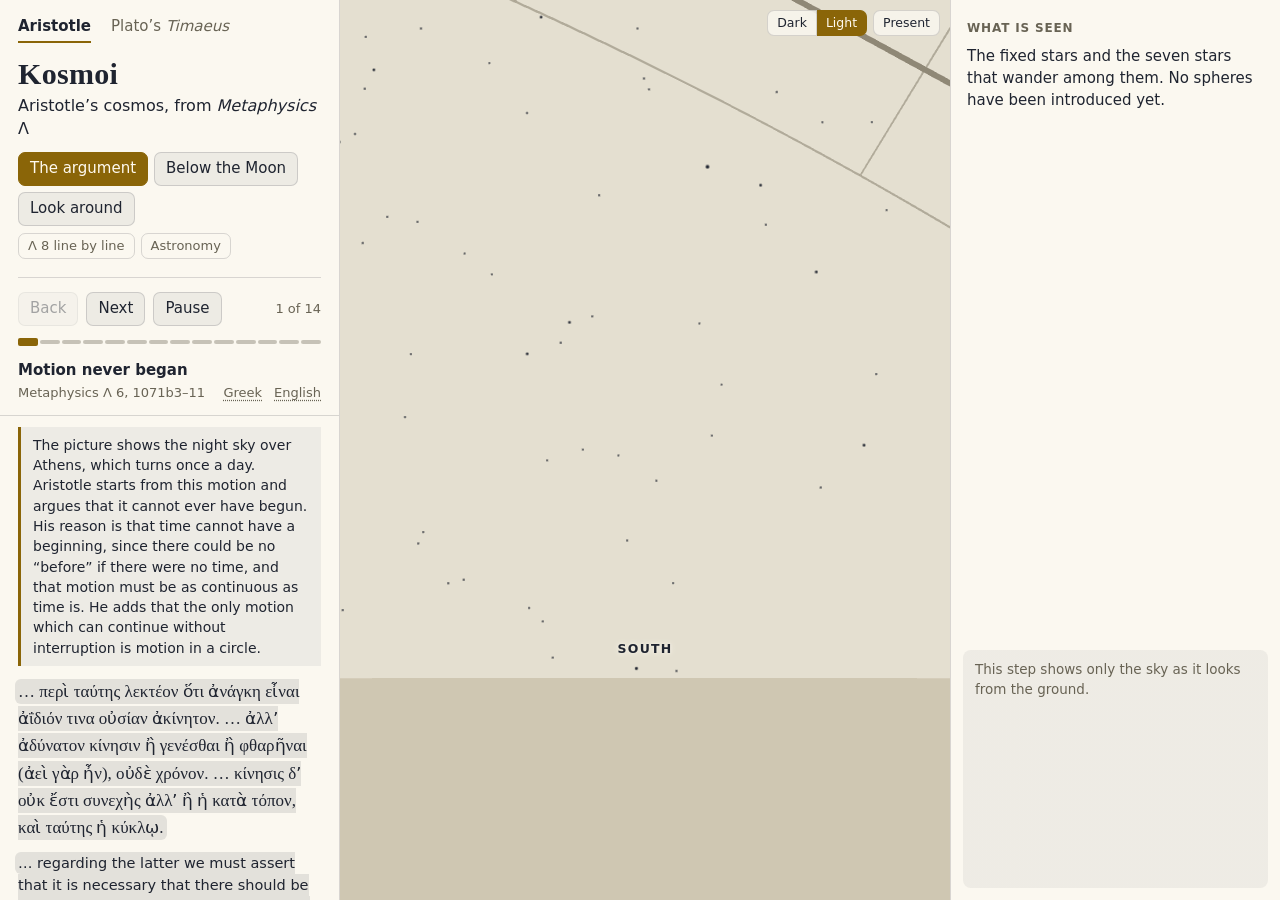
<file: index.html>
<!doctype html>
<html lang="en">
<head>
  <meta charset="utf-8">
  <meta name="viewport" content="width=device-width, initial-scale=1">
  <title>Kosmoi: Aristotle’s cosmos</title>
  <link rel="stylesheet" href="css/app.css">
  <script>
    // The theme last chosen, or failing that the system's, set before anything is drawn.
    try {
      document.documentElement.dataset.theme = localStorage.getItem('kosmoi.theme')
        || (matchMedia('(prefers-color-scheme: light)').matches ? 'light' : 'dark');
    } catch (e) { /* the page's script sets it a moment later */ }
  </script>
  <script type="importmap">
    { "imports": { "three": "./vendor/three/build/three.module.js", "three/addons/": "./vendor/three/addons/" } }
  </script>
</head>
<body>
  <div class="app">
    <aside class="panel">
      <header>
        <nav class="cosmoi" aria-label="Which cosmos">
          <a href="index.html" aria-current="page">Aristotle</a>
          <a href="timaeus.html">Plato’s <i>Timaeus</i></a>
        </nav>
        <h1>Kosmoi</h1>
        <p class="sub">Aristotle’s cosmos, from <i>Metaphysics</i> Λ</p>
        <div class="seg mode" role="group" aria-label="What to do">
          <button id="mode-argument" type="button" title="Aristotle’s argument from eternal motion to the unmoved movers, in fourteen steps">The argument</button>
          <button id="mode-below" type="button" title="The four simple bodies, the Sun’s slanted course, and the sky from Athens">Below the Moon</button>
          <button id="mode-look" type="button" title="Turn the heaven round for yourself">Look around</button>
        </div>
        <div class="seg mode quiet" role="group" aria-label="For closer work">
          <button id="mode-chapter" type="button" title="Metaphysics Λ 8, clause by clause, in Greek and English">Λ 8 line by line</button>
          <button id="mode-astronomy" type="button" title="The astronomers’ systems, the rival reconstructions, and the source of every number">Astronomy</button>
        </div>
      </header>

      <!-- A guided sequence, step by step. -->
      <div id="walk" hidden>
        <section>
          <!-- The step's controls and its title, which stay in sight while its text is
               scrolled. The buttons come first, so that they never move when a title
               runs to a second line. -->
          <div class="walk-bar">
            <div class="row steps">
              <button id="walk-prev" type="button" title="The step before (left arrow key)">Back</button>
              <button id="walk-next" type="button" title="The next step (right arrow key)">Next</button>
              <button id="walk-play" type="button" title="Pause or play (space bar)">Pause</button>
              <span id="walk-count" class="value"></span>
            </div>
            <!-- One mark for each step: how long the sequence is, and how far through. -->
            <div id="walk-strip" class="strip" role="group" aria-label="The steps of this sequence"></div>
            <h2 id="walk-head"></h2>
            <div class="walk-foot">
              <span id="walk-where" class="where"></span>
              <!-- Links down to the passage and to what scholars say about it, which are usually below the foot of the window. -->
              <span id="walk-parts" class="parts"></span>
            </div>
          </div>
          <p id="walk-say" class="say"></p>
          <dl id="walk-measure" class="measure">
            <dt>The model gives</dt><dd id="measure-model"></dd>
            <dt>What was seen</dt><dd id="measure-seen"></dd>
          </dl>
          <p id="walk-greek" class="greek" lang="grc"></p>
          <p id="walk-english" class="english"></p>
          <div id="walk-disputed" class="disputed">
            <h3>What scholars say</h3>
            <p id="walk-dispute" class="dispute"></p>
          </div>
          <p id="walk-credit" class="note">The Greek is Ross’s text (Oxford, 1924), as digitised by the <a href="https://www.perseus.tufts.edu/" target="_blank" rel="noopener">Perseus Digital Library</a> and used under the <a href="https://creativecommons.org/licenses/by-sa/4.0/" target="_blank" rel="noopener">CC BY-SA 4.0</a> licence. The English is Ross’s Oxford translation, which is used here until another is supplied. The <a href="https://github.com/benarad/kosmoi#texts-and-licences" target="_blank" rel="noopener">sources and licences</a> are listed in full with the code.</p>
        </section>
      </div>

      <!-- Looking around for yourself. -->
      <div id="explore">
        <section>
          <h2>Stand</h2>
          <div id="views" class="seg" role="group" aria-label="Where to stand"></div>
          <p id="view-note" class="note"></p>
        </section>

        <section data-views="outside ground">
          <h2>Follow</h2>
          <div id="focus" class="seg" role="group" aria-label="Which star to follow"></div>
          <label class="check" data-views="outside"><input id="alone" type="checkbox"> Only its own spheres</label>
          <p id="planet-note" class="note"></p>
        </section>

        <!-- Everything astronomical: out of sight until asked for. Its id must not be
             "astronomy", which is a place in the address (#astronomy): the browser
             would scroll the panel to it. -->
        <div id="astronomy-part" hidden>
          <section data-views="outside ground">
            <h2>System</h2>
            <div id="systems" class="seg" role="group" aria-label="System"></div>
            <p id="system-note" class="note"></p>
            <label id="row-linkage" class="field">
              <span>How the sets are joined</span>
              <select id="linkage">
                <option value="text">as the text has it</option>
                <option value="hanson">on Hanson’s reading</option>
                <option value="drop">without the repeated first spheres</option>
                <option value="beere">on Beere’s reading</option>
              </select>
            </label>
            <label id="row-unwinding" class="check"><input id="unwinding" type="checkbox"> Unwinding spheres in place</label>
            <label id="row-extras" class="check"><input id="sun-moon-extras" type="checkbox"> Callippus’ extra spheres for Sun and Moon</label>
            <label id="row-callippus" class="field">
              <span>What Callippus’ spheres did</span>
              <select id="callippus">
                <option value="unknown">not recorded</option>
                <option value="schiaparelli">Schiaparelli’s conjecture</option>
              </select>
            </label>
            <label class="field">
              <span>Second and third spheres of the Sun and Moon</span>
              <select id="luminaries">
                <option value="reported">as Simplicius reports</option>
                <option value="exchanged">exchanged, after Ideler</option>
              </select>
            </label>
            <p id="option-note" class="note"></p>
          </section>

          <section id="tilt-section">
            <h2>Tilt of the fourth sphere to the third</h2>
            <p class="note">Aristotle says only that the fourth sphere is slanted to the third, and no source records the angle. The figure of eight that the planet traces (the hippopede) is twice as long as the tilt.</p>
            <label class="slider">
              <span>Tilt</span>
              <input id="tilt" type="range" min="0" max="180" step="1">
              <span id="tilt-text" class="value"></span>
            </label>
            <div id="tilt-presets" class="seg" role="group" aria-label="Proposed tilts"></div>
            <label id="synodic-row" class="field">
              <span>Period of the third and fourth</span>
              <select id="synodic"></select>
            </label>
            <p id="synodic-note" class="note"></p>
          </section>

          <section data-views="outside ground">
            <h2>Show</h2>
            <div class="checks">
              <label><input id="show-trail" type="checkbox"> Path against the zodiac</label>
              <label data-views="outside"><input id="show-figure" type="checkbox"> Hippopede</label>
              <label data-views="outside"><input id="show-sight" type="checkbox"> Line of sight</label>
              <label data-views="outside"><input id="show-shells" type="checkbox"> Whole spheres</label>
              <label><input id="show-stars" type="checkbox"> The fixed stars</label>
              <label><input id="show-movers" type="checkbox"> The movers</label>
            </div>
            <label class="field" data-views="outside">
              <span>Colour each sphere by</span>
              <select id="colour-by">
                <option value="star">the star it is for</option>
                <option value="work">what it does</option>
              </select>
            </label>
            <label id="row-serve" class="field">
              <span>An unwinding sphere is for</span>
              <select id="serve">
                <option value="above">the planet above it</option>
                <option value="below">the planet below it</option>
              </select>
            </label>
            <label class="field" data-views="outside">
              <span>Upright</span>
              <select id="upright">
                <option value="zodiac">the zodiac lies level</option>
                <option value="pole">the axis of the heaven stands up</option>
              </select>
            </label>
            <div class="row">
              <button id="clear-trail" type="button">Clear path</button>
            </div>
          </section>

          <section>
            <h2>The model tested</h2>
            <p class="note">This sequence of eight tests compares what the model predicts with what was actually observed. It covers the lengths of the seasons, the retrogradations of the planets and the changes in their brightness.</p>
            <div class="row"><button id="run-trials" type="button">Go through the trials</button></div>
          </section>

          <section>
            <h2>Where each number comes from</h2>
            <ul id="legend" class="sources"></ul>
            <p class="note">Sizes and distances are not to scale. Aristotle gives no figures for them, and his spheres are in contact with one another, with no gaps between them.</p>
            <p class="note">The fixed stars are the stars of the Yale Bright Star Catalogue down to magnitude 4.6, about a thousand in all, placed where they were in 350 BC. Athens is taken to be at 38° north, and the zodiac to be slanted at 24° to the equator.</p>
          </section>
        </div>
      </div>

      <section id="time-section">
        <h2>Time</h2>
        <div class="row">
          <button id="play" type="button">Pause</button>
          <button id="reset" type="button">Start again</button>
          <span id="elapsed" class="value"></span>
        </div>
        <label class="slider">
          <span>Speed</span>
          <input id="speed" type="range" min="0" max="1000" step="1">
          <span id="speed-text" class="value"></span>
        </label>
        <label class="field">
          <span>The daily turning</span>
          <select id="clock">
            <option value="held">held still</option>
            <option value="daily">running</option>
            <option value="noon">seen once a day, at noon</option>
          </select>
        </label>
        <p id="clock-note" class="note"></p>
      </section>

      <section id="readout-section">
        <h2 id="readout-title">Where the planet is</h2>
        <dl id="readout"></dl>
      </section>

      <section>
        <h2>Picture</h2>
        <div class="row">
          <label class="check inline"><input id="show-labels" type="checkbox"> Names</label>
          <label id="row-arrows" class="check inline"><input id="show-arrows" type="checkbox"> Natural motions</label>
          <button id="reset-view" type="button">Reset view</button>
        </div>
        <p id="drag-note" class="note">Drag to turn the view, and scroll to move in or out.</p>
        <p id="changed-note" class="note" hidden>Some of the settings under Astronomy have been changed, so this is no longer the system as chapter 8 describes it. <button id="restore" type="button" class="link">Restore it</button></p>
      </section>
    </aside>

    <main id="stage" class="stage" aria-label="The cosmos, drawn and moving">
      <noscript><p class="stage-message">This page draws a moving model, and it needs JavaScript to do so.</p></noscript>
      <p id="stage-failed" class="stage-message" hidden>The picture could not be started. The page needs a browser from 2023 or later, such as Chrome 89, Firefox 108 or Safari 16.4, with WebGL switched on.</p>
    </main>

    <aside id="rollcall-wrap" class="rollcall">
      <header>
        <h2 id="rollcall-title">Spheres and their movers</h2>
        <p id="count-line" class="count"></p>
        <p id="count-note" class="note"></p>
        <p id="mover-line" class="note"></p>
        <ul id="sphere-key" class="key"></ul>
        <ul id="mover-key" class="key"></ul>
      </header>
      <div id="rollcall"></div>
      <!-- What the sphere pointed at does. Kept under the list and at one size,
           so that filling it never moves the row under the cursor. -->
      <div id="sphere-detail" class="detail"></div>
    </aside>
  </div>

  <!-- The lines from spheres to their movers, drawn over everything. -->
  <svg id="tether" aria-hidden="true">
    <defs>
      <marker id="tether-arrow" viewBox="0 0 10 10" refX="9" refY="5" markerWidth="7" markerHeight="7" orient="auto-start-reverse">
        <path id="tether-head" d="M0,0 L10,5 L0,10 z"></path>
      </marker>
    </defs>
    <g id="tether-all"></g>
    <path id="tether-path" marker-end="url(#tether-arrow)"></path>
  </svg>

  <script>
    // If the page's own script has not started, because the browser is too old
    // for it or a file did not arrive, the picture's place says so.
    window.addEventListener('load', function () {
      setTimeout(function () {
        if (!window.kosmoi) document.getElementById('stage-failed').hidden = false;
      }, 800);
    });
  </script>

  <script type="module" src="js/main.js"></script>
</body>
</html>
</file>
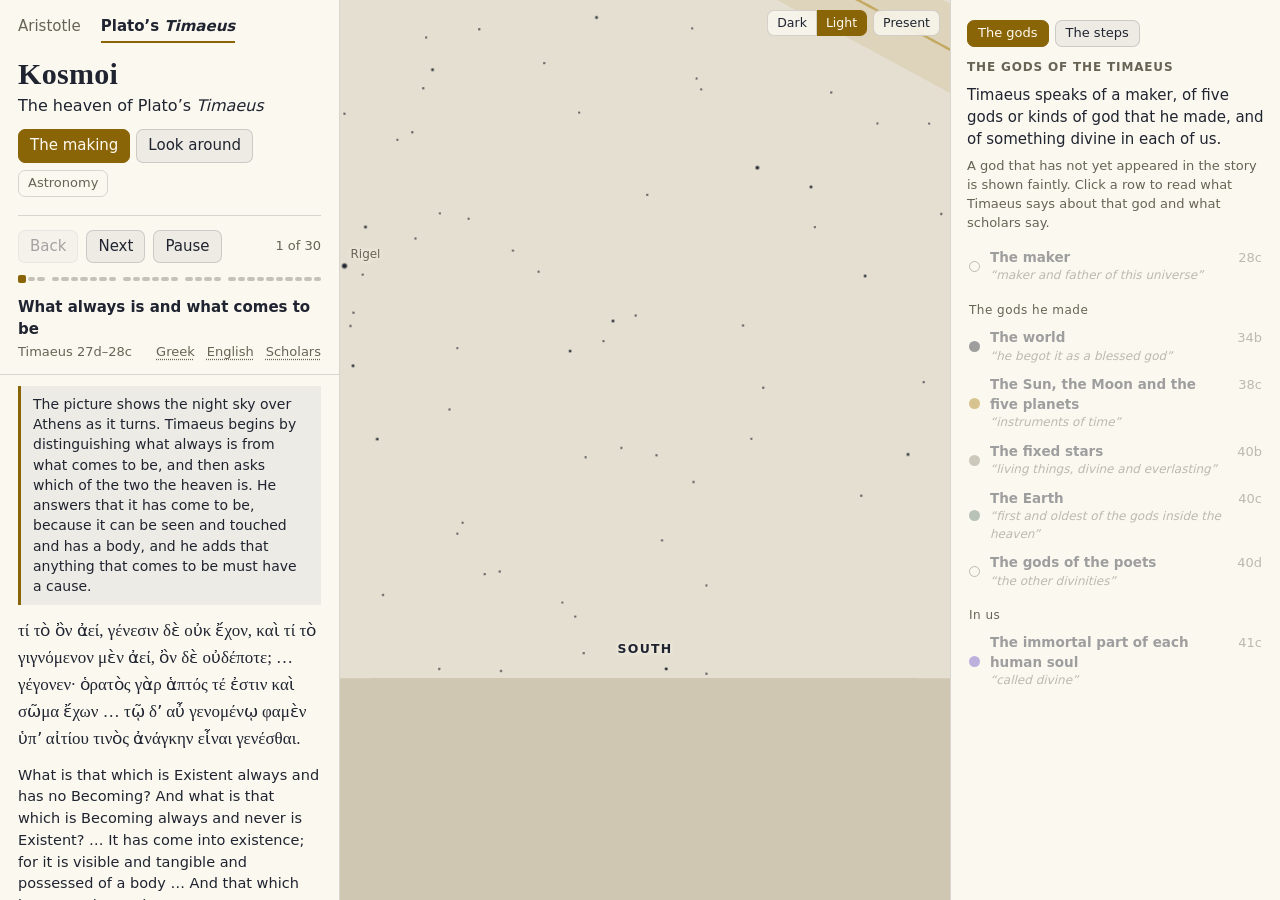
<file: timaeus.html>
<!doctype html>
<html lang="en">
<head>
  <meta charset="utf-8">
  <meta name="viewport" content="width=device-width, initial-scale=1">
  <title>Kosmoi: the heaven of Plato’s Timaeus</title>
  <link rel="stylesheet" href="css/app.css">
  <script>
    // The theme last chosen, or failing that the system's, set before anything is drawn.
    try {
      document.documentElement.dataset.theme = localStorage.getItem('kosmoi.theme')
        || (matchMedia('(prefers-color-scheme: light)').matches ? 'light' : 'dark');
    } catch (e) { /* the page's script sets it a moment later */ }
  </script>
  <script type="importmap">
    { "imports": { "three": "./vendor/three/build/three.module.js", "three/addons/": "./vendor/three/addons/" } }
  </script>
</head>
<body>
  <div class="app">
    <aside class="panel">
      <header>
        <nav class="cosmoi" aria-label="Which cosmos">
          <a href="index.html">Aristotle</a>
          <a href="timaeus.html" aria-current="page">Plato’s <i>Timaeus</i></a>
        </nav>
        <h1>Kosmoi</h1>
        <p class="sub">The heaven of Plato’s <i>Timaeus</i></p>
        <div class="seg mode" role="group" aria-label="What to do">
          <button id="mode-making" type="button" title="Timaeus’ account of how the world and its gods were made, step by step, in Greek and English">The making</button>
          <button id="mode-look" type="button" title="Turn the finished heaven round for yourself">Look around</button>
        </div>
        <div class="seg mode quiet" role="group" aria-label="For closer work">
          <button id="mode-astronomy" type="button" title="The sizes of the seven circles and the source of every number">Astronomy</button>
        </div>
      </header>

      <!-- The making, step by step. -->
      <div id="walk" hidden>
        <section>
          <!-- The step's controls and its title, which stay in sight while its text is
               scrolled. The controls come first, so that they never move when a title
               runs to a second line. -->
          <div class="walk-bar">
            <div class="row steps">
              <button id="walk-prev" type="button" title="The step before (left arrow key)">Back</button>
              <button id="walk-next" type="button" title="The next step (right arrow key)">Next</button>
              <button id="walk-play" type="button" title="Pause or play (space bar)">Pause</button>
              <span id="walk-count" class="value"></span>
            </div>
            <!-- One mark for each step: how long the sequence is, and how far through. -->
            <div id="walk-strip" class="strip" role="group" aria-label="The steps of this sequence"></div>
            <label id="act-row" class="slider">
              <span>This step</span>
              <input id="act" type="range" min="0" max="1000" step="1">
              <button id="again" type="button" title="Play this step again from its beginning">Again</button>
            </label>
            <h2 id="walk-head"></h2>
            <div class="walk-foot">
              <span id="walk-where" class="where"></span>
              <!-- Links down to the passage and to what scholars say about it, which are usually below the foot of the window. -->
              <span id="walk-parts" class="parts"></span>
            </div>
          </div>
          <p id="walk-say" class="say"></p>
          <p id="walk-greek" class="greek" lang="grc"></p>
          <p id="walk-english" class="english"></p>
          <div id="walk-disputed" class="disputed">
            <h3>What scholars say</h3>
            <p id="walk-dispute" class="dispute"></p>
          </div>
          <p id="walk-credit" class="note">The Greek is Burnet’s Oxford text and the English is Bury’s Loeb translation of 1929, both as digitised by the <a href="https://www.perseus.tufts.edu/" target="_blank" rel="noopener">Perseus Digital Library</a> and used under the <a href="https://creativecommons.org/licenses/by-sa/4.0/" target="_blank" rel="noopener">CC BY-SA 4.0</a> licence. The English is used here until another is supplied. The <a href="https://github.com/benarad/kosmoi#texts-and-licences" target="_blank" rel="noopener">sources and licences</a> are listed in full with the code.</p>
        </section>
      </div>

      <!-- Looking around the finished heaven for yourself. -->
      <div id="explore">
        <section>
          <h2>Stand</h2>
          <div id="views" class="seg" role="group" aria-label="Where to stand"></div>
          <p id="view-note" class="note"></p>
        </section>

        <section>
          <h2>Follow</h2>
          <div id="focus" class="seg" role="group" aria-label="Which star to follow"></div>
          <p id="focus-note" class="note"></p>
        </section>

        <!-- Everything astronomical: out of sight until asked for. Its id must not be
             "astronomy", which is a place in the address (#astronomy): the browser
             would scroll the panel to it. -->
        <div id="astronomy-part" hidden>
          <section data-views="outside">
            <h2>How large the seven circles are</h2>
            <label class="field">
              <span>The circles’ sizes</span>
              <select id="sizes"></select>
            </label>
            <p id="sizes-note" class="note"></p>
          </section>

          <section>
            <h2>Where each number comes from</h2>
            <ul id="legend" class="sources"></ul>
            <p class="note">Apart from the proportions of the seven circles to one another, sizes and distances are not to scale. Timaeus gives no figure for the size of the Earth, the stars or the heaven.</p>
            <p class="note">The fixed stars are the stars of the Yale Bright Star Catalogue down to magnitude 4.6, about a thousand in all, placed where they were in 350 BC. Athens is taken to be at 38° north, and the Different to be slanted at 24° to the Same.</p>
          </section>
        </div>
      </div>

      <section id="time-section">
        <h2>Time</h2>
        <div class="row">
          <button id="play" type="button">Pause</button>
          <button id="reset" type="button">Start again</button>
          <span id="elapsed" class="value"></span>
        </div>
        <!-- The clocks of the finished heaven; a step of the making has its own slider above. -->
        <div id="time-heaven">
          <label class="slider">
            <span>Speed</span>
            <input id="speed" type="range" min="0" max="1000" step="1">
            <span id="speed-text" class="value"></span>
          </label>
          <label class="field">
            <span>The turning of the Same</span>
            <select id="clock">
              <option value="held">held still</option>
              <option value="daily">running</option>
              <option value="noon">seen once a day, at noon</option>
            </select>
          </label>
          <p id="clock-note" class="note"></p>
        </div>
      </section>

      <section id="readout-section">
        <h2 id="readout-title"></h2>
        <dl id="readout"></dl>
      </section>

      <section>
        <h2>Picture</h2>
        <div class="checks">
          <label><input id="show-labels" type="checkbox"> Names</label>
          <label><input id="show-stars" type="checkbox"> The fixed stars</label>
          <label><input id="show-trail" type="checkbox"> Path of the star followed</label>
        </div>
        <div class="row">
          <button id="clear-trail" type="button">Clear path</button>
          <button id="reset-view" type="button">Reset view</button>
        </div>
        <p id="drag-note" class="note">Drag to turn the view, and scroll to move in or out.</p>
      </section>
    </aside>

    <main id="stage" class="stage" aria-label="The heaven, drawn and moving">
      <noscript><p class="stage-message">This page draws a moving model, and it needs JavaScript to do so.</p></noscript>
      <p id="stage-failed" class="stage-message" hidden>The picture could not be started. The page needs a browser from 2023 or later, such as Chrome 89, Firefox 108 or Safari 16.4, with WebGL switched on.</p>
    </main>

    <aside id="rollcall-wrap" class="rollcall">
      <header>
        <!-- What the margin lists: the gods, or the steps or the circuits. -->
        <div class="seg tabs" role="group" aria-label="What the margin lists">
          <button id="tab-gods" type="button">The gods</button>
          <button id="tab-list" type="button">The circuits</button>
        </div>
        <h2 id="margin-title">The gods of the Timaeus</h2>
        <p id="count-line" class="count"></p>
        <p id="count-note" class="note"></p>
      </header>
      <div id="rollcall"></div>
      <!-- What Timaeus says of the circuit pointed at. Kept under the list, so that
           filling it never moves the row under the cursor. A god's description
           opens in the list itself, under its row. -->
      <div id="detail" class="detail"></div>
    </aside>
  </div>

  <script>
    // If the page's own script has not started, because the browser is too old
    // for it or a file did not arrive, the picture's place says so.
    window.addEventListener('load', function () {
      setTimeout(function () {
        if (!window.kosmoi) document.getElementById('stage-failed').hidden = false;
      }, 800);
    });
  </script>

  <script type="module" src="js/timaeus.js"></script>
</body>
</html>
</file>
<file: css/app.css>
:root {
  --bg: #0d1220;
  --panel: #121829;
  --ink: #ece8dc;
  --faint: #9aa1b4;
  --line: rgba(236, 232, 220, 0.14);
  --control: rgba(236, 232, 220, 0.07);
  --control-hover: rgba(236, 232, 220, 0.13);
  --accent: #e6b53f;
  --on-accent: #1b1606;
  /* For the Greek: a face made for polytonic Greek if the reader has one installed. */
  --greek: "GFS Didot", "Gentium Plus", "Gentium", "SBL BibLit", "SBL Greek", "Cardo", "New Athena Unicode", "Palatino Linotype", "Times New Roman", serif;
  color-scheme: dark;
}

:root[data-theme="light"] {
  --bg: #f5f1e6;
  --panel: #fbf8f0;
  --ink: #1f2430;
  --faint: #686354;
  --line: rgba(31, 36, 48, 0.16);
  --control: rgba(31, 36, 48, 0.06);
  --control-hover: rgba(31, 36, 48, 0.11);
  --accent: #8a6508;
  --on-accent: #fffaf0;
  color-scheme: light;
}

* { box-sizing: border-box; }

html, body { height: 100%; margin: 0; }

body {
  background: var(--bg);
  color: var(--ink);
  font: 15px/1.45 system-ui, -apple-system, "Segoe UI", sans-serif;
}

.app {
  display: grid;
  grid-template-columns: 340px minmax(0, 1fr) 330px;
  height: 100vh;
}

/* ---------- the two side panels ---------- */

.panel, .rollcall {
  overflow-y: auto;
  background: var(--panel);
}

.panel { padding: 20px 18px 28px; border-right: 1px solid var(--line); }
.rollcall { display: flex; flex-direction: column; border-left: 1px solid var(--line); }
.rollcall header { padding: 20px 16px 10px; }

.panel header { margin-bottom: 4px; }

/* Which cosmos: a line of links above the title, the same on every page. */
.cosmoi { display: flex; flex-wrap: wrap; gap: 4px 20px; margin: -4px 0 14px; font-size: 15px; }
.cosmoi a { padding-bottom: 3px; border-bottom: 2px solid transparent; color: var(--faint); text-decoration: none; }
.cosmoi a:hover { color: var(--ink); border-bottom-color: var(--line); }
.cosmoi a[aria-current="page"] { border-bottom-color: var(--accent); color: var(--ink); font-weight: 600; }
.cosmoi a:focus-visible { outline: 2px solid var(--accent); outline-offset: 2px; }

h1 {
  margin: 0;
  font: 600 30px/1.1 "Iowan Old Style", "Palatino Linotype", Palatino, Georgia, serif;
  letter-spacing: 0.01em;
}

.sub { margin: 4px 0 0; font-size: 16px; }
.mode { margin-top: 12px; }
/* The second row: the closer reading and the astronomy, there when wanted. */
.mode.quiet { margin-top: 7px; }
.mode.quiet button { padding: 3px 9px; font-size: 13px; color: var(--faint); background: none; }
.mode.quiet button:hover { color: var(--ink); background: var(--control); }
.mode.quiet button[aria-pressed="true"] { color: var(--on-accent); background: var(--accent); }

.panel [hidden] { display: none; }

/* ---------- the guided sequences ---------- */

/* The step's title and its controls stay in sight while the text under them
   is scrolled. The bar reaches the panel's edges and sits flush with the top
   of its section, so that it is in the same place stuck as unstuck. */
/* Everything in a step is sized from here, so that the presentation view can
   enlarge the whole of it at once (--scale is 1 except in that view). */
#walk { font-size: calc(15px * var(--scale, 1)); }
#walk > section { padding-top: 0; }
.walk-bar {
  position: sticky;
  top: -20px;                 /* the panel's own top padding, so that the bar sticks flush with its top edge */
  z-index: 3;
  margin: 0 -18px 12px;
  padding: 14px 18px 12px;
  background: var(--panel);
  box-shadow: 0 1px 0 var(--line);
}
.walk-bar .row.steps { margin: 0; }
.walk-bar .value { font-size: 0.867em; white-space: nowrap; }
.walk-bar #walk-play { min-width: 4.4em; }       /* "Pause" and "Play" take the same room */
.walk-bar #act-row { margin: 8px 0 0; }
.walk-bar h2 { margin: 10px 0 0; text-transform: none; letter-spacing: 0; font-size: 1em; color: var(--ink); }
.walk-foot { display: flex; flex-wrap: wrap; align-items: baseline; justify-content: space-between; gap: 2px 14px; margin-top: 2px; color: var(--faint); font-size: 0.867em; }
.walk-foot .where:empty { display: none; }
/* The links down to the Greek, the English and what is disputed. */
.parts { display: flex; gap: 12px; }
.parts:empty { display: none; }
.parts button.link { color: var(--faint); text-decoration-style: dotted; text-underline-offset: 3px; }
.parts button.link:hover { color: var(--ink); text-decoration-style: solid; }

/* What a step plays has reached its end, and Next is marked. */
#walk-next.ready { border-color: var(--accent); box-shadow: 0 0 0 2px color-mix(in srgb, var(--accent) 45%, transparent); }
@media (prefers-reduced-motion: no-preference) {
  #walk-next.ready { animation: ready 0.8s ease-out; }
}
@keyframes ready { from { box-shadow: 0 0 0 8px color-mix(in srgb, var(--accent) 0%, transparent); } }

/* The strip of steps: a mark for each, the ones gone through darker, the one
   reached in the accent colour, and a wider gap where a new group begins. A
   mark is taller to the pointer than it looks. */
.strip { display: flex; gap: 2px; margin: 8px 0 0; }
.strip button { position: relative; flex: 1 1 0; min-width: 0; height: 16px; padding: 0; border: 0; border-radius: 0; background: none; }
.strip button::before { content: ""; position: absolute; left: 0; right: 0; top: 6px; height: 4px; border-radius: 2px; background: color-mix(in srgb, var(--faint) 36%, transparent); }
.strip button.done::before { background: var(--faint); }
.strip button.here::before { top: 4px; height: 8px; background: var(--accent); }
.strip button:hover::before { background: var(--ink); }
.strip button.starts { margin-left: 5px; }

/* A trial: what the model gives, beside what was seen. */
.measure { display: block; margin: 0 0 10px; padding: 9px 12px; border: 1px solid var(--line); border-radius: 8px; font-size: 0.933em; }
.measure dt { font-size: 0.82em; letter-spacing: 0.06em; text-transform: uppercase; }
.measure dd { margin: 1px 0 9px; font-variant-numeric: normal; }
.measure dd:last-child { margin-bottom: 0; }

.greek, .english { margin: 0 0 12px; }
.greek { font: 1.133em/1.6 var(--greek); }
.english { font-size: 0.967em; line-height: 1.5; }
.greek span, .english span { color: var(--faint); cursor: pointer; border-radius: 3px; }
.greek span:hover, .english span:hover { color: var(--ink); }
.greek span.here, .english span.here { color: var(--ink); background: var(--control-hover); box-shadow: 0 0 0 3px var(--control-hover); }

.row.steps { margin: 0 0 12px; }
.say {
  margin: 0 0 12px;
  padding: 8px 12px;
  border-left: 3px solid var(--accent);
  background: var(--control);
  font-size: 0.933em;
}

/* How a passage is contested, in a few lines under a heading of its own. */
.disputed { margin: 0 0 12px; padding-top: 10px; border-top: 1px solid var(--line); }
.disputed[hidden] { display: none; }
.disputed h3 { margin: 0 0 4px; color: var(--faint); font-size: 0.8em; font-weight: 600; letter-spacing: 0.04em; }
.dispute { margin: 0; font-size: 0.9em; }
#walk .note { font-size: 0.867em; }

button:disabled { opacity: 0.4; cursor: default; }
button.link { padding: 0; border: 0; background: none; color: var(--accent); text-decoration: underline; font-size: inherit; }

.panel section, .panel footer {
  margin-top: 18px;
  padding-top: 14px;
  border-top: 1px solid var(--line);
}

.panel section[hidden] { display: none; }

h2 {
  margin: 0 0 9px;
  font-size: 12px;
  font-weight: 600;
  letter-spacing: 0.07em;
  text-transform: uppercase;
  color: var(--faint);
}

.note { margin: 7px 0 0; color: var(--faint); font-size: 13px; }
.note a { color: inherit; text-decoration: underline; text-underline-offset: 2px; }
.note a:hover { color: var(--ink); }
.note:empty { display: none; }

.value { color: var(--faint); font-size: 13px; font-variant-numeric: tabular-nums; }

button, select {
  font: inherit;
  color: var(--ink);
  background: var(--control);
  border: 1px solid var(--line);
  border-radius: 7px;
  padding: 5px 11px;
  cursor: pointer;
}

button:hover, select:hover { background: var(--control-hover); }

button:focus-visible, select:focus-visible, input:focus-visible {
  outline: 2px solid var(--accent);
  outline-offset: 2px;
}

button[aria-pressed="true"] {
  background: var(--accent);
  border-color: var(--accent);
  color: var(--on-accent);
}

.seg { display: flex; flex-wrap: wrap; gap: 6px; }
.seg button small { margin-left: 5px; opacity: 0.75; font-size: 12px; }

.row { display: flex; align-items: center; flex-wrap: wrap; gap: 8px; margin-top: 8px; }
.row:first-child { margin-top: 0; }
.row .value { margin-left: auto; }

.slider {
  display: grid;
  grid-template-columns: auto minmax(0, 1fr) auto;
  align-items: center;
  gap: 10px;
  margin-top: 10px;
}

.slider input { width: 100%; accent-color: var(--accent); }
.slider .value { min-width: 5.2em; text-align: right; }

.field {
  display: flex;
  flex-wrap: wrap;            /* a menu too long to sit beside its name goes under it, at its full width */
  align-items: center;
  justify-content: space-between;
  gap: 4px 10px;
  margin-top: 9px;
  font-size: 14px;
}

.field select { max-width: 100%; }
.field[hidden], .check[hidden] { display: none; }

.check { display: flex; align-items: center; gap: 7px; margin-top: 9px; font-size: 14px; }
.check.inline { margin-top: 0; margin-right: 4px; }

.checks { display: grid; grid-template-columns: 1fr 1fr; gap: 5px 12px; font-size: 14px; }
.checks label { display: flex; align-items: center; gap: 7px; }
input[type="checkbox"] { accent-color: var(--accent); margin: 0; }

.sources { list-style: none; margin: 8px 0 0; padding: 0; font-size: 12.5px; }
.sources li { display: flex; justify-content: space-between; gap: 10px; padding: 2px 0; color: var(--faint); }
.sources b { font-weight: 600; color: var(--ink); cursor: help; white-space: nowrap; }
#legend li { display: block; }
#legend b { cursor: default; margin-right: 6px; }

/* ---------- the readout ---------- */

dl { display: grid; grid-template-columns: auto minmax(0, 1fr); gap: 4px 14px; margin: 0; font-size: 14px; }
dt { color: var(--faint); }
dd { margin: 0; font-variant-numeric: tabular-nums; }
dt[hidden], dd[hidden] { display: none; }

/* ---------- the roll-call ---------- */

.count { margin: 0; font-size: 15px; font-variant-numeric: tabular-nums; }
.count b { font-weight: 600; }

.key { display: flex; flex-wrap: wrap; gap: 4px 14px; list-style: none; margin: 10px 0 0; padding: 0; color: var(--faint); font-size: 12px; }
.key li { display: flex; align-items: center; gap: 6px; }

.chip { flex: none; width: 16px; height: 0; border-top: 3px solid var(--faint); }
.chip.dashed { border-top-style: dashed; }
.chip.dotted { border-top-style: dotted; }

/* The description of the sphere pointed at. Its height is fixed: if it grew
   and shrank with its text it would push the list about under the cursor. */
.detail {
  flex: none;
  height: min(238px, 32vh);
  overflow-y: auto;
  margin: 8px 12px 12px;
  padding: 10px 12px;
  border-radius: 8px;
  background: linear-gradient(var(--control), var(--control)), var(--panel);
  font-size: 13.5px;
}

.detail p { margin: 0; }
.detail .hint { color: var(--faint); }
.detail .sources { margin-top: 6px; }

#rollcall { flex: 1; min-height: 0; overflow-y: auto; padding: 0 8px 24px; }

.rc-group { margin-top: 6px; }

.rc-head {
  display: flex;
  align-items: baseline;
  gap: 8px;
  width: 100%;
  padding: 6px 8px;
  border: 0;
  border-radius: 6px;
  background: none;
  text-align: left;
  font-weight: 600;
}

.rc-head .dot { align-self: center; width: 9px; height: 9px; border-radius: 50%; }
.rc-head small { margin-left: auto; color: var(--faint); font-weight: 400; font-size: 12px; font-variant-numeric: tabular-nums; }
.rc-group.focused .rc-head { background: var(--control-hover); }

.rc-row {
  display: grid;
  grid-template-columns: 22px 16px minmax(0, 1fr) auto 14px;
  align-items: center;
  gap: 8px;
  padding: 3px 8px;
  border-radius: 6px;
  font-size: 13px;
  cursor: default;
}

.rc-row:hover, .rc-row:focus-within, .rc-row.lit { background: var(--control); }
.rc-row:focus-visible { outline: 2px solid var(--accent); outline-offset: -2px; }
.rc-row .num { color: var(--faint); font-size: 11.5px; text-align: right; font-variant-numeric: tabular-nums; }
.rc-row .what { min-width: 0; overflow: hidden; white-space: nowrap; text-overflow: ellipsis; }
.rc-row .what small { color: var(--faint); margin-left: 6px; }
.rc-row .carried { color: var(--faint); font-size: 11.5px; font-variant-numeric: tabular-nums; }
.rc-row input { cursor: pointer; }
.rc-group:not(.focused) .rc-row { opacity: 0.72; }
.rc-row.stars { margin-top: 2px; }

/* The movers: one still mark beside each sphere, in a column of their own. */
.mover {
  display: none;
  box-sizing: border-box;
  width: 10px;
  height: 10px;
  border: 1.5px solid var(--ink);
  border-radius: 50%;
  justify-self: center;
}

.mover.first { background: var(--ink); width: 12px; height: 12px; }
.mover.idle { border-style: dotted; opacity: 0.55; }
.mover.unknown { border: 0; width: auto; height: auto; color: var(--faint); font-size: 12px; line-height: 1; }

.with-movers .mover, .key .mover { display: block; }
.with-movers .rc-row { grid-template-columns: 22px 16px minmax(0, 1fr) auto 14px 30px; }
.with-movers .rc-row .mover { margin-left: 12px; }
#mover-key[hidden], #mover-line[hidden] { display: none; }
.mover-words { margin-top: 8px !important; color: var(--faint); font-size: 12.5px; }

/* The short form: a row for each star, a mark for each sphere that serves it,
   and under each mark its mover. */
.key:empty { display: none; }
.rollcall.matrix #rollcall { padding: 6px 12px 12px; }
.mx-row { display: grid; grid-template-columns: 88px minmax(0, 1fr); align-items: center; gap: 4px; padding: 5px 0; break-inside: avoid; }
.mx-name { display: flex; align-items: center; gap: 7px; min-width: 0; padding: 4px 6px; border: 0; border-radius: 6px; background: none; text-align: left; font-size: 13.5px; font-weight: 600; }
span.mx-name { cursor: default; }
.mx-name .dot { flex: none; width: 9px; height: 9px; border-radius: 50%; }
.mx-row.focused .mx-name { background: var(--control-hover); }
.mx-pairs { display: flex; flex-wrap: wrap; align-items: center; }
.mx-pair { display: grid; justify-items: center; align-content: center; row-gap: 6px; width: 22px; min-height: 30px; border-radius: 5px; cursor: default; }
.mx-pair:hover, .mx-pair.lit { background: var(--control-hover); }
.mx-pair:focus-visible { outline: 2px solid var(--accent); outline-offset: 1px; }
.mx-pair .chip { width: 15px; }
.mx-pair .mover { width: 9px; height: 9px; }
.mx-pair .mover.first { width: 11px; height: 11px; }
.mx-gap { width: 9px; }
.rollcall.matrix .mx-row:first-child { margin-bottom: 4px; }

/* Below the Moon the list is of the four simple bodies. */
.rollcall.below .key { display: none; }
.rc-simple { display: grid; grid-template-columns: 12px minmax(0, 1fr); gap: 10px; padding: 8px 10px; font-size: 13.5px; }
.rc-simple .dot { width: 11px; height: 11px; margin-top: 4px; border-radius: 50%; }
.rc-simple small { margin-left: 8px; color: var(--faint); }
.rc-simple .place { display: block; color: var(--faint); }

/* The Timaeus: the list is of the eight circuits, the Same and the seven circles of the Different. */
.tc-row { display: grid; grid-template-columns: 11px minmax(0, 1fr) auto; align-items: baseline; gap: 10px; padding: 7px 10px; border-radius: 6px; font-size: 13.5px; cursor: default; break-inside: avoid; }
.tc-row.choose { cursor: pointer; }
.tc-row:hover, .tc-row.lit, .tc-row.focused { background: var(--control); }
.tc-row.focused { background: var(--control-hover); }
.tc-row:focus-visible { outline: 2px solid var(--accent); outline-offset: -2px; }
.tc-row .dot { align-self: center; width: 11px; height: 11px; border-radius: 50%; }
.tc-row .what { min-width: 0; font-weight: 600; }
.tc-row .what small { display: block; color: var(--faint); font-weight: 400; font-size: 12px; }
.tc-row .period { color: var(--faint); font-size: 13px; font-variant-numeric: tabular-nums; white-space: nowrap; }
.tc-head { margin: 12px 10px 4px; color: var(--faint); font-size: 12px; letter-spacing: 0.04em; }
/* The same list as the steps of the making: a number in place of the dot. */
.tc-row.step { grid-template-columns: 18px minmax(0, 1fr) auto; }
.tc-row .num { color: var(--faint); font-size: 12px; text-align: right; font-variant-numeric: tabular-nums; }
.tc-row.step .what { font-weight: 400; }
.tc-row.step.focused .what { font-weight: 600; }

/* The margin's two lists, and the list of the gods. A god whose making has
   not yet been told is faint, and one with nothing to show in the picture has
   a hollow mark. Its description is given all the room the short list leaves. */
.tabs { margin: 0 0 12px; }
.tabs button { padding: 3px 10px; font-size: 13px; }
/* A row of the gods' list is a button. Clicking it opens what Timaeus says of
   that god directly under the row, and clicking it again closes it. */
button.tc-row { width: 100%; border: 0; background: none; color: inherit; text-align: left; cursor: pointer; }
.tc-row.god { padding: 5px 10px; }
.tc-row.god .what small { font-style: italic; }
.tc-row.unmade { opacity: 0.42; }
.tc-row.unmade[aria-expanded="true"] { opacity: 0.75; }
.tc-row .dot.hollow { box-sizing: border-box; border: 1.5px solid var(--faint); background: none; }
.god-about { margin: 2px 10px 12px 31px; padding: 2px 0 4px 12px; border-left: 2px solid var(--line); font-size: 13.5px; }
.god-about p { margin: 0 0 8px; }
.god-about .greek-phrase { font: 15px/1.4 var(--greek); }
.god-about .tc-head { margin: 10px 0 3px; }
.god-about .dispute { font-size: inherit; }
.god-about .note { margin: 0; }
/* A step of the making: its slider, and a button to play it again. */
#act-row { margin: 0 0 12px; }
#act-row[hidden], #time-heaven[hidden], #explore[hidden], #walk[hidden], .detail[hidden] { display: none; }

#tether { position: fixed; inset: 0; width: 100%; height: 100%; pointer-events: none; z-index: 10; }
#tether-path { fill: none; stroke-width: 1.5; opacity: 0.85; }
#tether-all path { fill: none; stroke-width: 1; opacity: 0.4; }

/* ---------- the stage ---------- */

.stage { position: relative; overflow: hidden; min-height: 0; background: var(--bg); touch-action: none; }
.stage canvas { position: absolute; inset: 0; display: block; }
/* The names in the picture are sized from here, so that the presentation view can enlarge them together. */
.stage-labels { position: absolute; inset: 0; pointer-events: none; font-size: calc(13px * var(--scale, 1)); }

.label {
  padding: 0 0 5px 9px;
  color: var(--ink);
  font-size: 1em;
  white-space: nowrap;
  text-shadow: 0 0 3px var(--bg), 0 0 6px var(--bg);
  transition: opacity 0.2s;   /* a name that gives way to another fades out and back */
}

/* A name that has moved to another side of its point, to keep clear of another name. */
.label.left { padding-left: 0; padding-right: 9px; }
.label.below { padding-bottom: 0; padding-top: 5px; }
.label.major { font-size: 1.154em; font-weight: 600; }
.label.minor { color: var(--faint); }
.label.sign { padding: 0; color: var(--faint); font-size: 0.96em; letter-spacing: 0.03em; }
.label.star { padding: 0 0 3px 6px; color: var(--faint); font-size: 0.923em; }
.label.star.left { padding-right: 6px; }
.label.star.below { padding-top: 3px; }
.label.compass { padding: 0; font-size: 0.96em; font-weight: 600; letter-spacing: 0.1em; text-transform: uppercase; }
.label.element { padding: 0; font-weight: 600; letter-spacing: 0.05em; }
.label.element.inside { color: #fff; text-shadow: 0 0 3px rgba(0, 0, 0, 0.9), 0 0 6px rgba(0, 0, 0, 0.7); }
.label.inward, .label.beside { padding: 0 0 0 7px; }
.label.band { font-size: 1.04em; font-style: italic; letter-spacing: 0.02em; }

/* What the picture's place says when the picture cannot be drawn. */
.stage-message { position: absolute; left: 50%; top: 50%; z-index: 6; width: min(34em, 86%); margin: 0; transform: translate(-50%, -50%); text-align: center; }

/* The corner of the picture: the theme, and the presentation view. */
.corner { position: absolute; top: 10px; right: 10px; z-index: 4; display: flex; flex-wrap: wrap; justify-content: flex-end; gap: 6px; max-width: calc(100% - 20px); font-size: 12.5px; }
.corner button { padding: 3px 9px; background: color-mix(in srgb, var(--panel) 80%, transparent); -webkit-backdrop-filter: blur(4px); backdrop-filter: blur(4px); }
.corner button:hover { background: var(--panel); }
.corner button[aria-pressed="true"] { background: var(--accent); }
.corner button[hidden] { display: none; }
.corner .seg { flex-wrap: nowrap; gap: 0; }
.corner .seg button:first-child { border-radius: 7px 0 0 7px; }
.corner .seg button:last-child { border-left: 0; border-radius: 0 7px 7px 0; }
html:not(.presenting) .only-presenting { display: none; }
/* In the presentation view the corner is faint until the pointer or the keyboard reaches it. */
.presenting .corner { opacity: 0.5; transition: opacity 0.2s; }
.presenting .corner:hover, .presenting .corner:focus-within { opacity: 1; }
html.walking .when-exploring, html:not(.walking) .when-walking { display: none; }

/* Where a step's bar lies when its text has been put away in the presentation view. */
.stage-bar {
  display: none;
  position: absolute;
  left: 12px;
  top: 12px;
  z-index: 4;
  width: min(46%, calc(330px * var(--scale, 1)));
  border: 1px solid var(--line);
  border-radius: 10px;
  background: color-mix(in srgb, var(--panel) 88%, transparent);
  -webkit-backdrop-filter: blur(4px);
  backdrop-filter: blur(4px);
  font-size: calc(15px * var(--scale, 1));
}
.stage-bar .walk-bar { position: static; margin: 0; padding: 12px 14px; background: none; box-shadow: none; }
.stage-bar .parts { display: none; }

/* ---------- narrower windows ---------- */

/* Mid-width: the roll-call moves beneath, its description on the left and the
   list beside it in as many columns as fit. The presentation view has its own
   layout and does without this one, and so does the layout for phones. */
@media (min-width: 821px) and (max-width: 1180px) and (min-height: 521px) {
  html:not(.presenting) .app { grid-template-columns: 320px minmax(0, 1fr); grid-template-rows: minmax(0, 1fr) 42vh; }
  html:not(.presenting) .rollcall {
    grid-column: 1 / -1;
    display: grid;
    grid-template-columns: 320px minmax(0, 1fr);
    grid-template-rows: auto minmax(0, 1fr);
    border-left: 0;
    border-top: 1px solid var(--line);
    overflow: hidden;
  }
  html:not(.presenting) .rollcall header { padding-top: 14px; }
  html:not(.presenting) .detail { grid-column: 1; grid-row: 2; height: auto; min-height: 0; margin-top: 0; }
  html:not(.presenting) #rollcall { grid-column: 2; grid-row: 1 / span 2; padding-top: 10px; column-width: 280px; column-gap: 14px; }
  html:not(.presenting) .rc-group { break-inside: avoid; }
  /* The gods' rows open in place, so they are kept in one column. */
  html:not(.presenting) .rollcall.gods #rollcall { column-width: auto; max-width: 560px; }
}

/* ---------- the presentation view ---------- */

/* For a classroom: the picture has most of the window. While a sequence is
   being gone through the left panel holds only the step, in larger type, and
   it can be put away (no-text). The margin is put away unless it is asked for
   (with-margin). Each of the three has its own column, so that one that is
   put away leaves the others where they were. */
@media (min-width: 821px) and (min-height: 521px) {
  .presenting .app {
    --text: 340px;
    --margin: 0px;
    grid-template-columns: var(--text) minmax(0, 1fr) var(--margin);
    grid-template-rows: minmax(0, 1fr);
  }
  .presenting.walking .app { --text: min(46vw, calc(340px * var(--scale))); }
  .presenting.no-text .app { --text: 0px; }
  .presenting.with-margin .app { --margin: 330px; }
  .presenting .panel { grid-column: 1; grid-row: 1; }
  .presenting .stage { grid-column: 2; grid-row: 1; }
  .presenting .rollcall { grid-column: 3; grid-row: 1; display: none; }
  .presenting.with-margin .rollcall { display: flex; }
  .presenting.no-text .panel { display: none; }
  .presenting.walking .panel > header, .presenting.walking .panel > section { display: none; }
  .presenting.no-text.walking .stage-bar { display: block; }
}

/* ---------- phones, and other narrow or very short windows ---------- */

/* The picture stays at the top of the window and the rest of the page scrolls
   under it: first the controls, then the roll-call. The step's bar stays in
   sight as well, directly under the picture. */
@media (max-width: 820px), (max-height: 520px) {
  .app { display: flex; flex-direction: column; height: auto; min-height: 100vh; }
  .stage { order: -1; position: sticky; top: 0; z-index: 5; flex: none; height: 40vh; border-bottom: 1px solid var(--line); }
  /* The bar is kept low, since the picture has already taken two fifths of the window. */
  .walk-bar { top: 40vh; padding-top: 10px; padding-bottom: 9px; }
  .walk-bar h2 { margin-top: 8px; }
  .panel { border-right: 0; overflow: visible; }
  .rollcall { display: flex; overflow: visible; border-left: 0; border-top: 1px solid var(--line); }
  .rollcall header { padding-top: 14px; }
  #rollcall { overflow: visible; padding-top: 10px; }
  /* The list is as long as the page here, so the description stays in sight at the foot of the window. */
  .detail { position: sticky; bottom: 8px; height: min(238px, 32vh); margin-top: 8px; box-shadow: 0 0 0 1px var(--line), 0 -6px 18px rgba(0, 0, 0, 0.25); }
  .corner .present { display: none; }
  /* The lines from every sphere to its mover would run down through the text here, so only the one for the sphere picked out is drawn. */
  #tether-all { display: none; }
}

/* A phone held sideways is too short for the picture to sit above the text,
   so the picture takes the left of the window and the page scrolls beside it. */
@media (orientation: landscape) and (max-height: 520px) {
  .app { display: grid; grid-template-columns: minmax(0, 1.15fr) minmax(0, 1fr); grid-template-rows: auto auto; }
  .stage { order: 0; grid-column: 1; grid-row: 1 / span 2; height: 100vh; border-bottom: 0; border-right: 1px solid var(--line); }
  .panel { grid-column: 2; grid-row: 1; }
  .rollcall { grid-column: 2; grid-row: 2; }
  .walk-bar { top: 0; }
  .detail { position: static; }
}

/* A finger needs more room than a pointer. */
@media (pointer: coarse) {
  button:not(.link), select { min-height: 44px; }
  .mode.quiet button, .tabs button, .corner button { min-height: 38px; }
  input[type="checkbox"] { width: 20px; height: 20px; }
  input[type="range"] { min-height: 32px; }
  .check, .checks label { min-height: 34px; }
  /* The marks of the strip are too small for a finger, so there they only show the place. */
  .strip { pointer-events: none; }
  .strip button { height: 12px; min-height: 0; }
  .strip button::before { top: 4px; }
  .strip button.here::before { top: 2px; }
  .mx-pair { width: 30px; min-height: 42px; }
  .rc-row { padding-top: 7px; padding-bottom: 7px; }
}
</file>
